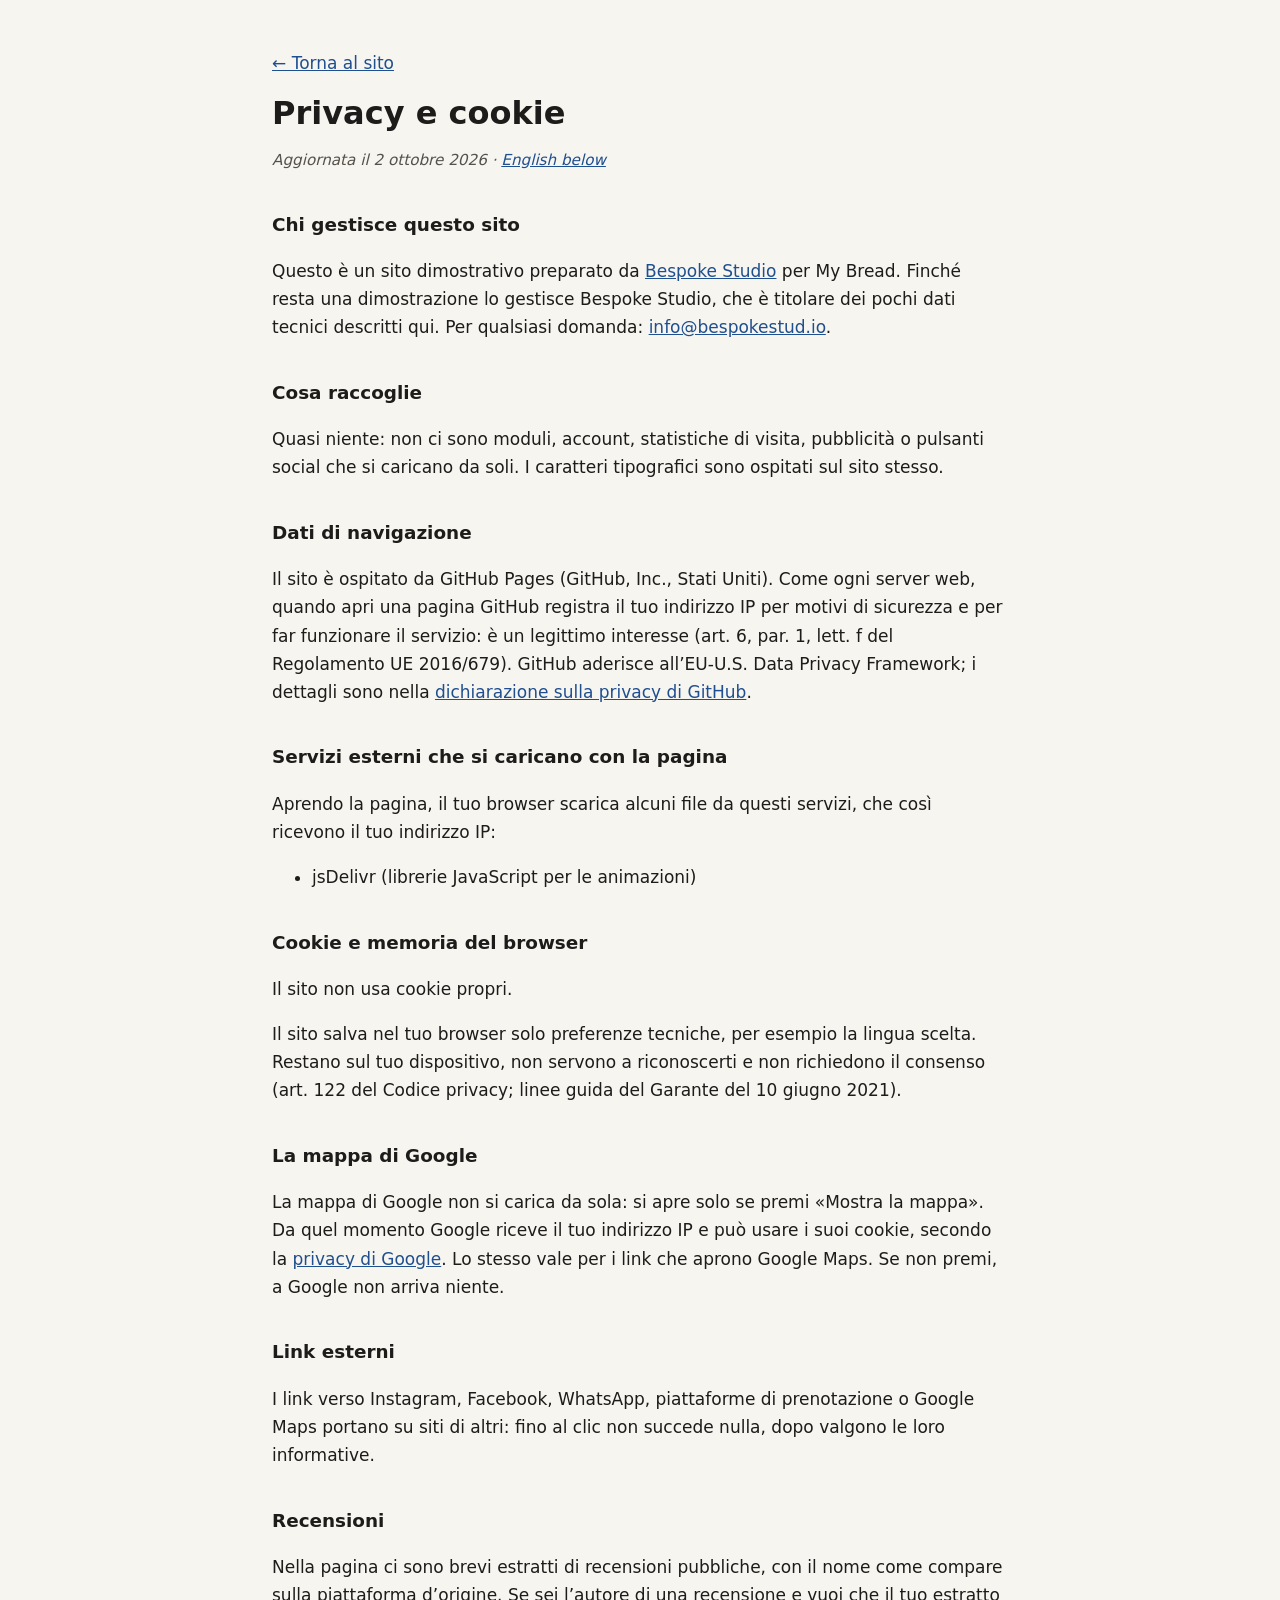
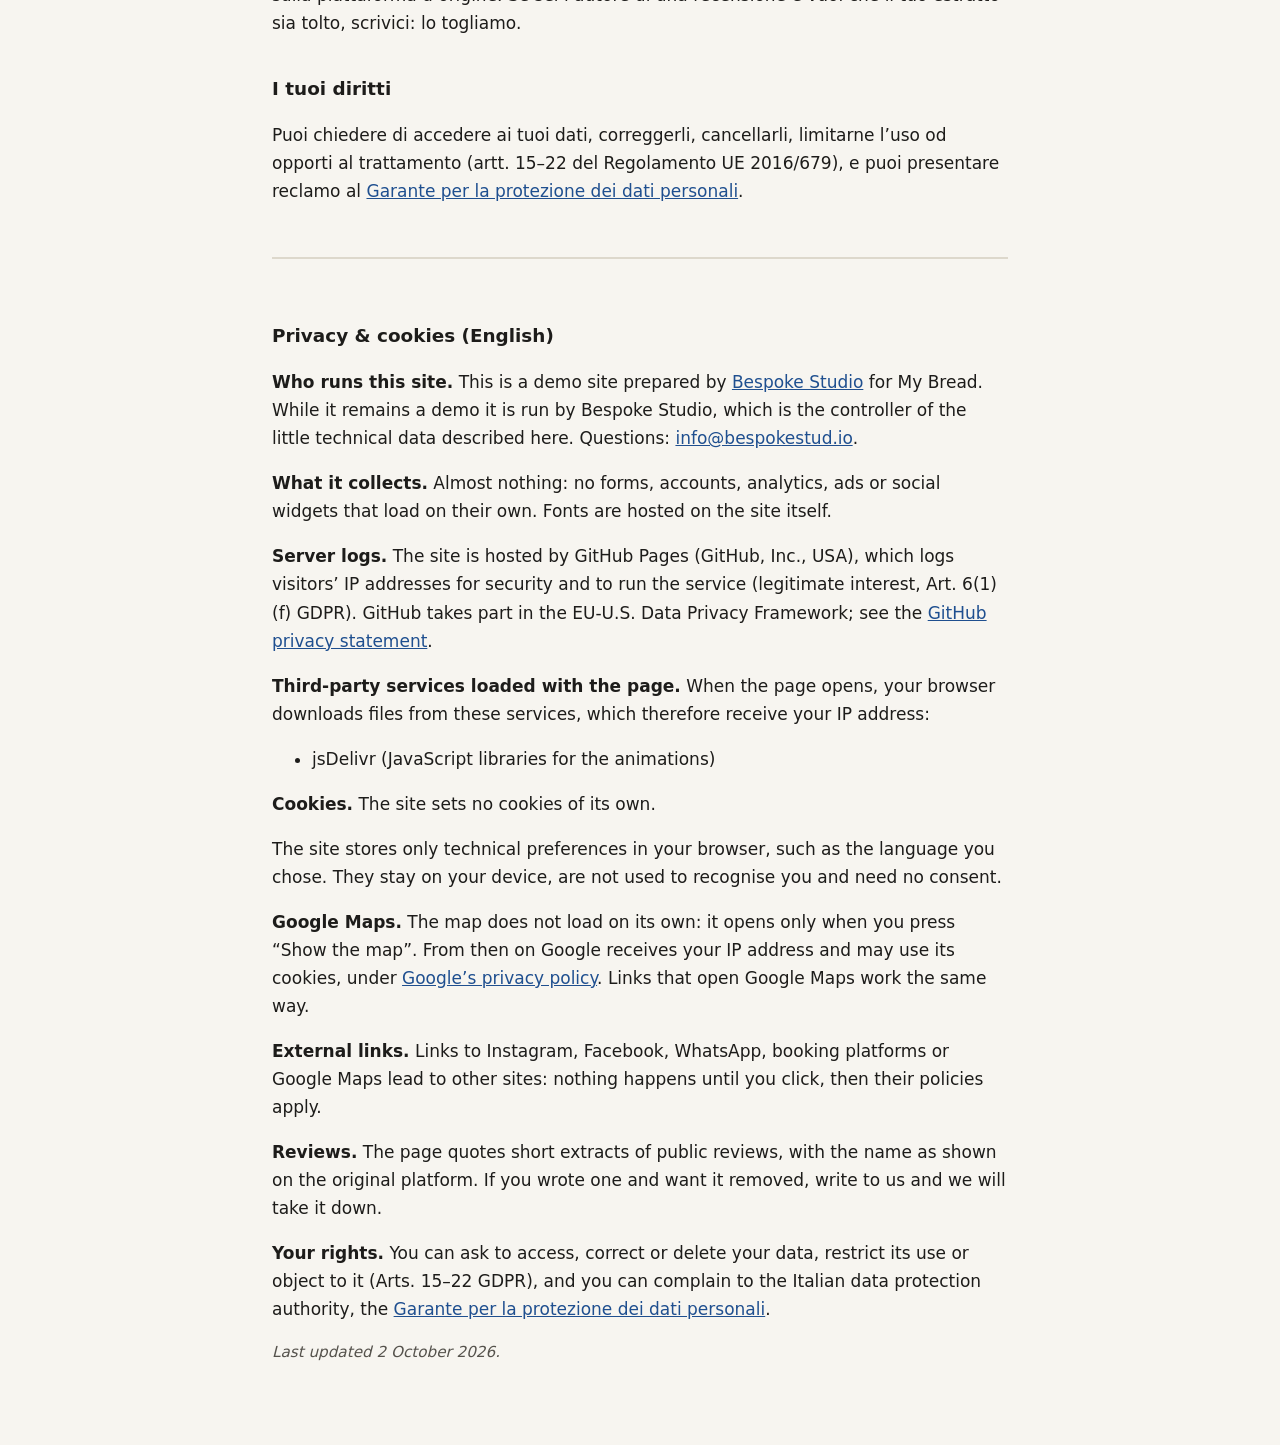
<file: privacy.html>
<!DOCTYPE html>
<html lang="it">
<head>
  <meta charset="UTF-8">
  <meta name="viewport" content="width=device-width, initial-scale=1.0">
  <meta name="robots" content="noindex">
  <title>Privacy e cookie · My Bread</title>
  <meta name="description" content="Informativa privacy e cookie del sito My Bread.">
  <style>
    body { margin: 0; background: #f7f5f0; color: #1d1c1a; font: 17px/1.65 system-ui, -apple-system, "Segoe UI", Roboto, sans-serif; }
    main { max-width: 46rem; margin: 0 auto; padding: 32px 20px 64px; }
    h1 { font-size: 2rem; line-height: 1.2; margin: 0.4em 0 0.2em; }
    h2 { font-size: 1.15rem; margin: 2em 0 0.4em; }
    a { color: #1f4f8f; }
    .data { color: #55524c; font-style: italic; font-size: 0.95rem; }
    .en { margin-top: 3em; padding-top: 1.5em; border-top: 2px solid #ddd8cc; }
    code { font-size: 0.9em; background: #ebe7dc; padding: 0 4px; border-radius: 3px; }
  </style>
</head>
<body>
<main>
  <p><a href="index.html">← Torna al sito</a></p>
  <h1>Privacy e cookie</h1>
  <p class="data">Aggiornata il 2 ottobre 2026 · <a href="#english" lang="en">English below</a></p>
  <h2>Chi gestisce questo sito</h2>
  <p>Questo è un sito dimostrativo preparato da <a href="https://bespokestud.io" rel="noopener">Bespoke Studio</a> per My Bread. Finché resta una dimostrazione lo gestisce Bespoke Studio, che è titolare dei pochi dati tecnici descritti qui. Per qualsiasi domanda: <a href="mailto:info@bespokestud.io">info@bespokestud.io</a>.</p>
  <h2>Cosa raccoglie</h2>
  <p>Quasi niente: non ci sono moduli, account, statistiche di visita, pubblicità o pulsanti social che si caricano da soli. I caratteri tipografici sono ospitati sul sito stesso.</p>
  <h2>Dati di navigazione</h2>
  <p>Il sito è ospitato da GitHub Pages (GitHub, Inc., Stati Uniti). Come ogni server web, quando apri una pagina GitHub registra il tuo indirizzo IP per motivi di sicurezza e per far funzionare il servizio: è un legittimo interesse (art. 6, par. 1, lett. f del Regolamento UE 2016/679). GitHub aderisce all’EU-U.S. Data Privacy Framework; i dettagli sono nella <a href="https://docs.github.com/site-policy/privacy-policies/github-general-privacy-statement" rel="noopener">dichiarazione sulla privacy di GitHub</a>.</p>
  <h2>Servizi esterni che si caricano con la pagina</h2>
  <p>Aprendo la pagina, il tuo browser scarica alcuni file da questi servizi, che così ricevono il tuo indirizzo IP:</p>
  <ul><li>jsDelivr (librerie JavaScript per le animazioni)</li></ul>
  <h2>Cookie e memoria del browser</h2>
  <p>Il sito non usa cookie propri.</p>
  <p>Il sito salva nel tuo browser solo preferenze tecniche, per esempio la lingua scelta. Restano sul tuo dispositivo, non servono a riconoscerti e non richiedono il consenso (art. 122 del Codice privacy; linee guida del Garante del 10 giugno 2021).</p>
  <h2>La mappa di Google</h2>
  <p>La mappa di Google non si carica da sola: si apre solo se premi «Mostra la mappa». Da quel momento Google riceve il tuo indirizzo IP e può usare i suoi cookie, secondo la <a href="https://policies.google.com/privacy?hl=it" rel="noopener">privacy di Google</a>. Lo stesso vale per i link che aprono Google Maps. Se non premi, a Google non arriva niente.</p>
  <h2>Link esterni</h2>
  <p>I link verso Instagram, Facebook, WhatsApp, piattaforme di prenotazione o Google Maps portano su siti di altri: fino al clic non succede nulla, dopo valgono le loro informative.</p>
  <h2>Recensioni</h2>
  <p>Nella pagina ci sono brevi estratti di recensioni pubbliche, con il nome come compare sulla piattaforma d’origine. Se sei l’autore di una recensione e vuoi che il tuo estratto sia tolto, scrivici: lo togliamo.</p>
  <h2>I tuoi diritti</h2>
  <p>Puoi chiedere di accedere ai tuoi dati, correggerli, cancellarli, limitarne l’uso od opporti al trattamento (artt. 15–22 del Regolamento UE 2016/679), e puoi presentare reclamo al <a href="https://www.garanteprivacy.it" rel="noopener">Garante per la protezione dei dati personali</a>.</p>
  <div class="en" id="english" lang="en">
    <h2>Privacy &amp; cookies (English)</h2>
    <p><strong>Who runs this site.</strong> This is a demo site prepared by <a href="https://bespokestud.io" rel="noopener">Bespoke Studio</a> for My Bread. While it remains a demo it is run by Bespoke Studio, which is the controller of the little technical data described here. Questions: <a href="mailto:info@bespokestud.io">info@bespokestud.io</a>.</p>
    <p><strong>What it collects.</strong> Almost nothing: no forms, accounts, analytics, ads or social widgets that load on their own. Fonts are hosted on the site itself.</p>
    <p><strong>Server logs.</strong> The site is hosted by GitHub Pages (GitHub, Inc., USA), which logs visitors’ IP addresses for security and to run the service (legitimate interest, Art. 6(1)(f) GDPR). GitHub takes part in the EU-U.S. Data Privacy Framework; see the <a href="https://docs.github.com/site-policy/privacy-policies/github-general-privacy-statement" rel="noopener">GitHub privacy statement</a>.</p>
    <p><strong>Third-party services loaded with the page.</strong> When the page opens, your browser downloads files from these services, which therefore receive your IP address:</p><ul><li>jsDelivr (JavaScript libraries for the animations)</li></ul>
    <p><strong>Cookies.</strong> The site sets no cookies of its own.</p>
    <p>The site stores only technical preferences in your browser, such as the language you chose. They stay on your device, are not used to recognise you and need no consent.</p>
    <p><strong>Google Maps.</strong> The map does not load on its own: it opens only when you press “Show the map”. From then on Google receives your IP address and may use its cookies, under <a href="https://policies.google.com/privacy?hl=en" rel="noopener">Google’s privacy policy</a>. Links that open Google Maps work the same way.</p>
    <p><strong>External links.</strong> Links to Instagram, Facebook, WhatsApp, booking platforms or Google Maps lead to other sites: nothing happens until you click, then their policies apply.</p>
    <p><strong>Reviews.</strong> The page quotes short extracts of public reviews, with the name as shown on the original platform. If you wrote one and want it removed, write to us and we will take it down.</p>
    <p><strong>Your rights.</strong> You can ask to access, correct or delete your data, restrict its use or object to it (Arts. 15–22 GDPR), and you can complain to the Italian data protection authority, the <a href="https://www.garanteprivacy.it" rel="noopener">Garante per la protezione dei dati personali</a>.</p>
    <p class="data">Last updated 2 October 2026.</p>
  </div>
</main>
</body>
</html>
</file>
